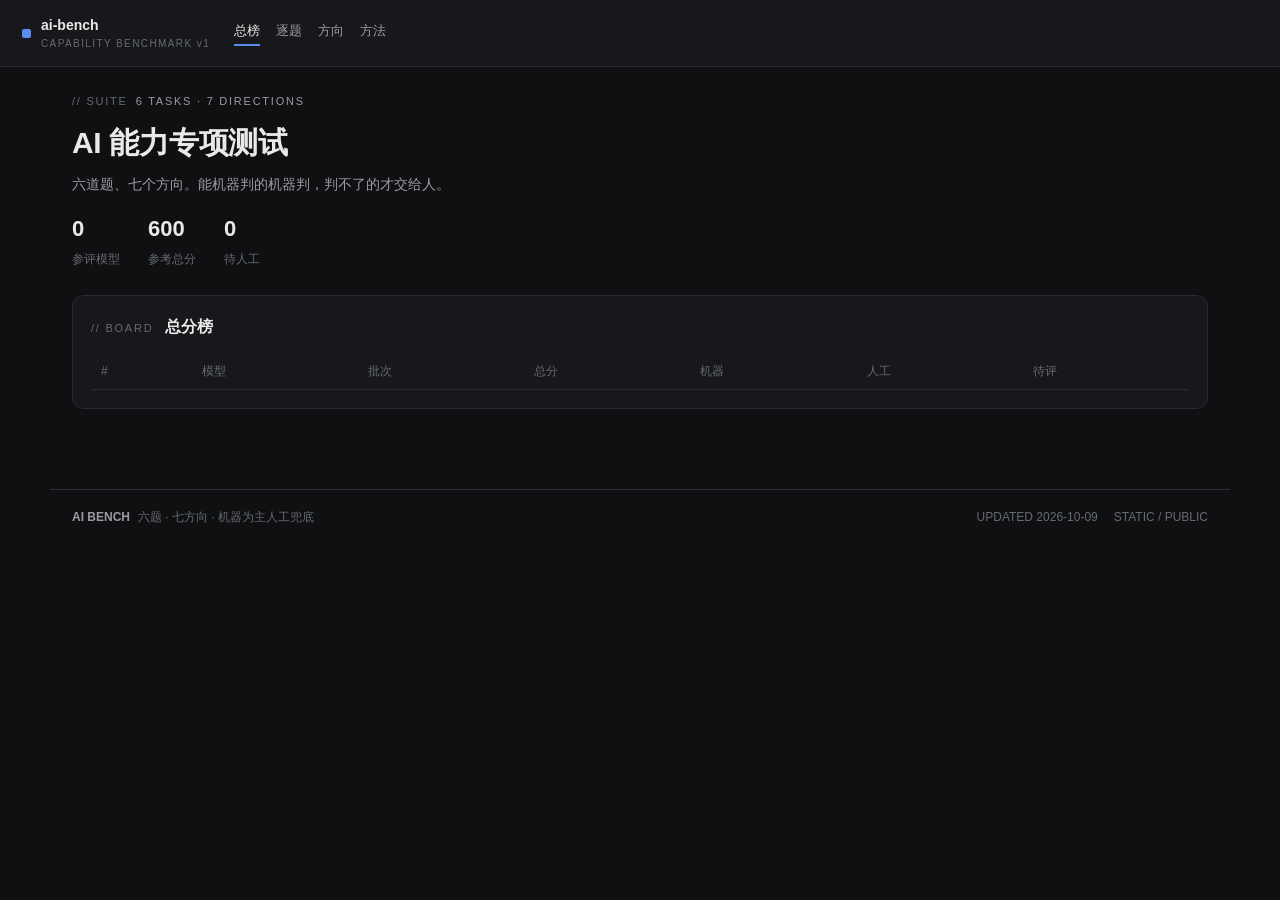
<file: site/index.html>
<!doctype html>
<html lang="zh-CN">
<head>
<meta charset="utf-8">
<meta name="viewport" content="width=device-width, initial-scale=1">
<title>ai-bench · 六题七方向公开榜</title>
<link rel="stylesheet" href="style.css">
</head>
<body>
<header class="nav">
  <div class="brand"><i></i><span>ai-bench<small>CAPABILITY BENCHMARK v1</small></span></div>
  <nav>
    <a href="#" class="on" data-view="total">总榜</a>
    <a href="#" data-view="task">逐题</a>
    <a href="#" data-view="dir">方向</a>
    <a href="#" data-view="method">方法</a>
  </nav>
</header>

<main>
  <section class="hero">
    <div class="meta"><span>// SUITE</span><b>6 TASKS · 7 DIRECTIONS</b></div>
    <h1>AI 能力专项测试</h1>
    <p>六道题、七个方向。能机器判的机器判，判不了的才交给人。</p>
    <div class="stats" id="stats"></div>
  </section>

  <section class="panel">
    <div class="thead"><span>// BOARD</span><h2 id="viewTitle">总榜</h2></div>
    <div class="scroll"><table id="board"></table></div>
  </section>

  <section class="panel method">
    <div class="thead"><span>// METHOD</span><h2>判分方式</h2></div>
    <ul>
      <li><b>机器判为主。</b>隐藏测试、契约哈希、几何断言、OBJ 拓扑重算、诱捕题 —— 能确定判的绝不让人判。</li>
      <li><b>人工只在末端出现。</b>每题设自动分门槛，没过门槛的作品直接出分、不进人工队列。人工占比约 32%。</li>
      <li><b>审美与体验用感官分。</b>人工盲评界面一次展示一组渲染图，遮模型名、随机排序，先打分后揭晓。</li>
      <li><b>建模拆成两个方向。</b>体素（离散空间布局）与曲面（连续形态发生）考察内容不同，不合并。</li>
      <li><b>v1 直接百分制。</b>六题各 100 分，合计 600。不设归一化基准，待样本 N≥10 后在 v2 引入。</li>
      <li><b>效率只披露不计分。</b>轮次 / token / 耗时作为同分时的参考。</li>
    </ul>
  </section>
</main>

<footer>
  <div><strong>AI BENCH</strong><span>六题 · 七方向 · 机器为主人工兜底</span></div>
  <div class="fm"><span id="upd"></span><span>STATIC / PUBLIC</span></div>
</footer>

<script>
let DATA = null, VIEW = "total";
const $ = s => document.querySelector(s);

async function boot(){
  try { DATA = await (await fetch("board.json")).json(); }
  catch(e){ document.querySelector("#board").innerHTML = "<p class='empty'>board.json 未生成 —— 先跑 python runner/run.py site</p>"; return; }
  $("#upd").textContent = "UPDATED " + DATA.updated;
  $("#stats").innerHTML = [
    ["参评模型", DATA.rows.length],
    ["参考总分", DATA.total_ref],
    ["待人工", DATA.rows.filter(r => r.pending_human > 0).length]
  ].map(([k,v]) => `<div><b>${v}</b><span>${k}</span></div>`).join("");
  render();
  document.querySelectorAll("nav a").forEach(a => a.onclick = e => {
    e.preventDefault();
    document.querySelectorAll("nav a").forEach(x => x.classList.remove("on"));
    a.classList.add("on"); VIEW = a.dataset.view; render();
  });
  document.querySelector(".method").style.display = "none";
}

function taskCols(){ return Object.keys(DATA.tasks).sort((a,b) => DATA.tasks[a].order - DATA.tasks[b].order); }
function dirCols(){ return Object.keys(DATA.directions); }

function render(){
  const t = $("#viewTitle");
  document.querySelector(".method").style.display = VIEW === "method" ? "block" : "none";
  document.querySelector(".scroll").style.display = VIEW === "method" ? "none" : "block";
  if (VIEW === "method"){ t.textContent = "方法"; return; }

  const cols = VIEW === "total" ? [] : VIEW === "task" ? taskCols() : dirCols();
  t.textContent = VIEW === "total" ? "总分榜" : VIEW === "task" ? "逐题榜" : "方向榜";

  let head = "<tr><th>#</th><th>模型</th><th>批次</th>";
  if (VIEW === "total") head += "<th>总分</th><th>机器</th><th>人工</th><th>待评</th>";
  else cols.forEach(c => head += `<th>${VIEW === "task" ? DATA.tasks[c].zh : DATA.directions[c].zh}</th>`);
  head += "</tr>";

  let body = DATA.rows.map(r => {
    let line = `<tr><td class="rk">${r.rank}</td><td class="md">${r.model}</td><td class="ts">${r.ts}</td>`;
    if (VIEW === "total"){
      const pct = (r.total / DATA.total_ref * 100).toFixed(1);
      line += `<td class="tot"><b>${r.total.toFixed(1)}</b><i>${pct}%</i></td>`;
      line += `<td>${r.auto_total.toFixed(1)}</td><td>${r.human_total.toFixed(1)}</td>`;
      line += `<td class="${r.pending_human > 0 ? 'pend' : ''}">${r.pending_human > 0 ? r.pending_human.toFixed(0) : "—"}</td>`;
    } else {
      cols.forEach(c => {
        let v = VIEW === "task"
          ? (r.tasks[c] ? r.tasks[c].auto + r.tasks[c].human : 0)
          : (r.directions ? r.directions[c] : 0);
        const mx = VIEW === "task" ? DATA.tasks[c].max_raw : null;
        const w = mx ? Math.min(100, v / mx * 100) : Math.min(100, v / 100 * 100);
        line += `<td class="v"><span class="bar" style="width:${w}%"></span><b>${(v||0).toFixed(1)}</b></td>`;
      });
    }
    return line + "</tr>";
  }).join("");

  $("#board").innerHTML = `<thead>${head}</thead><tbody>${body}</tbody>`;
}
boot();
</script>
</body>
</html>
</file>
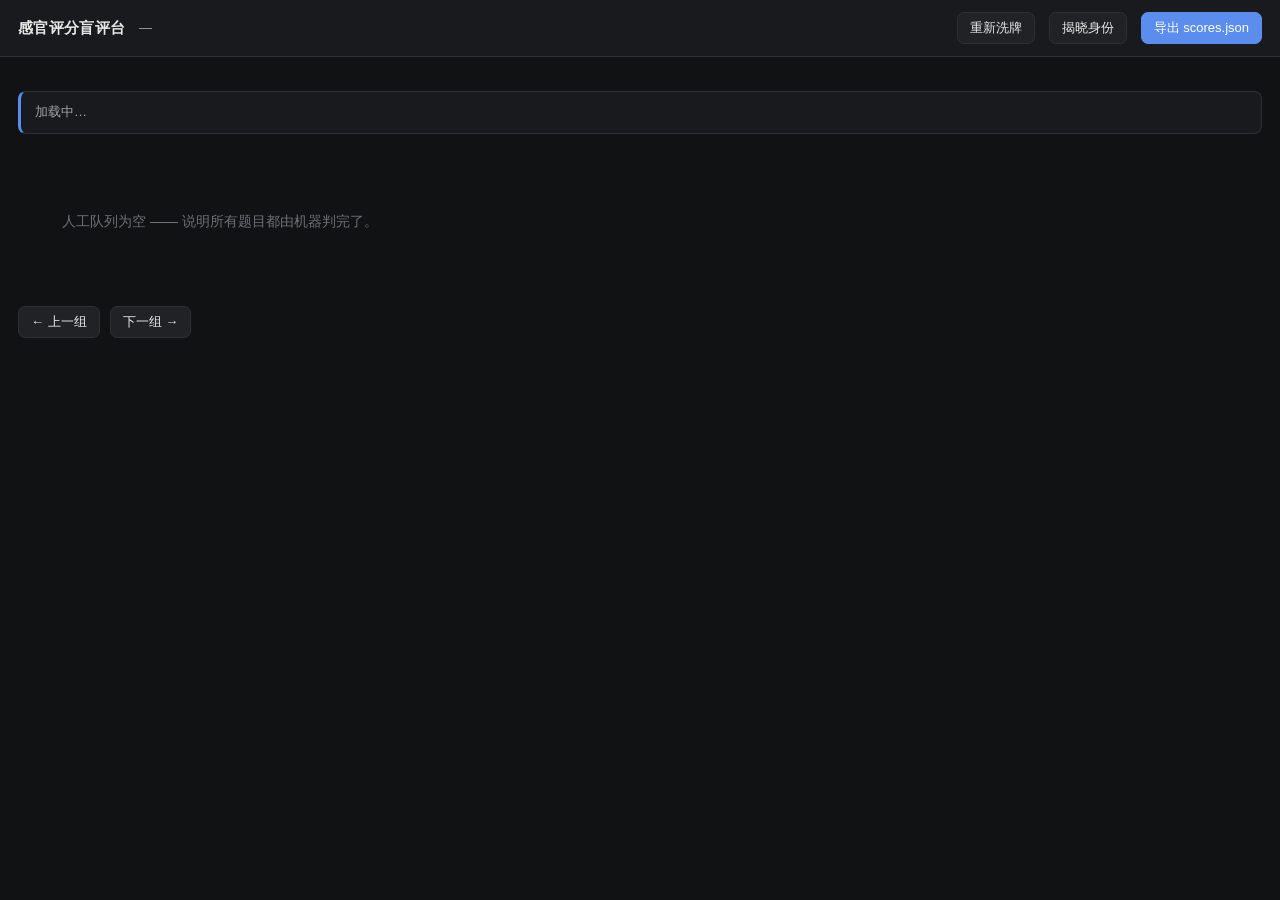
<file: human/review.html>
<!doctype html>
<html lang="zh-CN">
<head>
<meta charset="utf-8">
<meta name="viewport" content="width=device-width, initial-scale=1">
<title>ai-bench · 感官评分盲评台</title>
<style>
:root{
  --bg:#111214; --panel:#191a1d; --panel2:#212226; --line:#2e3035;
  --fg:#e8e8e6; --fg2:#a0a2a8; --fg3:#6e7076;
  --accent:#5B8DEF; --ok:#4CAF7D; --warn:#E0A33E; --bad:#D9534F;
}
*{box-sizing:border-box}
body{margin:0;background:var(--bg);color:var(--fg);
  font:14px/1.6 -apple-system,"Segoe UI","PingFang SC","Microsoft YaHei",sans-serif}
header{position:sticky;top:0;z-index:10;background:var(--panel);
  border-bottom:1px solid var(--line);padding:12px 18px;display:flex;gap:14px;align-items:center;flex-wrap:wrap}
header h1{font-size:15px;font-weight:600;margin:0;letter-spacing:.02em}
.sp{flex:1}
button{background:var(--panel2);color:var(--fg);border:1px solid var(--line);
  border-radius:7px;padding:6px 12px;font-size:13px;cursor:pointer}
button:hover{border-color:#45484f}
button.primary{background:var(--accent);border-color:var(--accent);color:#fff}
button:disabled{opacity:.4;cursor:default}
.progress{font-size:13px;color:var(--fg2);font-variant-numeric:tabular-nums}
main{padding:18px;max-width:1400px;margin:0 auto}
.groupbar{display:flex;gap:8px;flex-wrap:wrap;margin-bottom:16px}
.chip{background:var(--panel);border:1px solid var(--line);border-radius:999px;
  padding:5px 13px;font-size:12.5px;color:var(--fg2);cursor:pointer}
.chip.on{background:var(--accent);border-color:var(--accent);color:#fff}
.chip .n{opacity:.7;margin-left:5px;font-variant-numeric:tabular-nums}
.hint{background:var(--panel);border:1px solid var(--line);border-left:3px solid var(--accent);
  border-radius:8px;padding:10px 14px;margin-bottom:16px;color:var(--fg2);font-size:13px}
.grid{display:grid;grid-template-columns:repeat(auto-fill,minmax(320px,1fr));gap:16px}
.card{background:var(--panel);border:1px solid var(--line);border-radius:10px;overflow:hidden;
  display:flex;flex-direction:column}
.card.done{border-color:#2c5a42}
.shot{width:100%;aspect-ratio:4/3;object-fit:contain;background:#0b0c0d;cursor:zoom-in;display:block}
.thumbs{display:flex;gap:6px;padding:8px;background:#0e0f10;overflow-x:auto}
.thumbs img{height:46px;width:64px;object-fit:cover;border-radius:5px;cursor:pointer;
  border:1px solid transparent;opacity:.6;flex:none}
.thumbs img.on{opacity:1;border-color:var(--accent)}
.textbody{padding:12px;max-height:340px;overflow:auto;white-space:pre-wrap;
  font-size:13px;color:var(--fg2);background:#0e0f10;font-family:ui-monospace,Consolas,monospace}
.card h3{margin:0;padding:10px 12px 0;font-size:13px;font-weight:600}
.card h3 .idx{color:var(--fg3);font-weight:400;margin-right:6px}
.reveal{margin:0 12px;font-size:12px;color:var(--warn);display:none}
.reveal.on{display:block}
.scale{padding:10px 12px;display:flex;gap:5px;flex-wrap:wrap}
.scale button{min-width:32px;padding:6px 0;text-align:center;font-variant-numeric:tabular-nums}
.scale button.on{background:var(--accent);border-color:var(--accent);color:#fff}
.note{margin:0 12px 12px;width:calc(100% - 24px);background:#0e0f10;color:var(--fg);
  border:1px solid var(--line);border-radius:7px;padding:7px 9px;font-size:12.5px;resize:vertical}
.foot{display:flex;gap:10px;align-items:center;padding:14px 0 40px;flex-wrap:wrap}
.empty{color:var(--fg3);padding:60px 0;text-align:center}
.lb{position:fixed;inset:0;background:rgba(0,0,0,.9);display:none;align-items:center;
  justify-content:center;z-index:50;cursor:zoom-out}
.lb.on{display:flex}
.lb img{max-width:94vw;max-height:94vh;object-fit:contain}
</style>
</head>
<body>
<header>
  <h1>感官评分盲评台</h1>
  <span class="progress" id="prog">—</span>
  <span class="sp"></span>
  <button id="btnShuffle">重新洗牌</button>
  <button id="btnReveal">揭晓身份</button>
  <button id="btnExport" class="primary">导出 scores.json</button>
</header>

<main>
  <div class="groupbar" id="groups"></div>
  <div class="hint" id="hint">加载中…</div>
  <div class="grid" id="grid"></div>
  <div class="foot">
    <button id="btnPrev">← 上一组</button>
    <button id="btnNext">下一组 →</button>
    <span class="sp"></span>
    <span class="progress" id="footInfo"></span>
  </div>
</main>

<div class="lb" id="lb"><img alt="放大预览"></div>

<script>
const KEY = "ai-bench-human-scores";
let DATA = null, BOARD = null, scores = {}, order = {};
let groupIdx = 0, revealed = false;

const $ = s => document.querySelector(s);
const store = {
  load(){ try{ return JSON.parse(localStorage.getItem(KEY) || "{}"); }catch(e){ return {}; } },
  save(){ localStorage.setItem(KEY, JSON.stringify(scores)); }
};

function shuffled(a, seedKey){
  // 稳定洗牌：同一组每次刷新顺序一致，点「重新洗牌」才变
  const arr = a.slice();
  let h = 2166136261;
  for (const ch of (seedKey + (order[seedKey] || 0))) { h ^= ch.charCodeAt(0); h = Math.imul(h, 16777619); }
  let s = h >>> 0;
  for (let i = arr.length - 1; i > 0; i--){
    s = (Math.imul(s, 1664525) + 1013904223) >>> 0;
    const j = s % (i + 1);
    [arr[i], arr[j]] = [arr[j], arr[i]];
  }
  return arr;
}

async function boot(){
  scores = store.load();
  try { DATA = await (await fetch("queue.json")).json(); } catch(e){
    $("#hint").textContent = "无法加载 queue.json —— 请先运行 python runner/run.py human-queue，并通过 HTTP 打开本页（不要 file://）。";
    return;
  }
  try { BOARD = await (await fetch("../site/board.json")).json(); } catch(e){}
  buildGroups();
  render();
}

function groupsOf(){
  const m = new Map();
  for (const it of DATA.items){
    const k = it.task + "/" + it.checkpoint;
    if (!m.has(k)) m.set(k, { key:k, task:it.task, cp:it.checkpoint, subject:it.subject, max:it.max, items:[] });
    m.get(k).items.push(it);
  }
  return [...m.values()];
}

function buildGroups(){
  const gs = groupsOf();
  const bar = $("#groups"); bar.innerHTML = "";
  gs.forEach((g, i) => {
    const b = document.createElement("div");
    b.className = "chip" + (i === groupIdx ? " on" : "");
    const done = g.items.filter(x => scores[x.key] != null).length;
    b.innerHTML = `${g.task} · ${g.cp} ${g.subject || ""}<span class="n">${done}/${g.items.length}</span>`;
    b.onclick = () => { groupIdx = i; buildGroups(); render(); };
    bar.appendChild(b);
  });
}

function autoFor(model, ts, task){
  if (!BOARD) return null;
  const row = BOARD.rows.find(r => r.model === model && r.ts === ts);
  if (!row) return null;
  const t = row.tasks && row.tasks[task];
  return t ? t.auto : null;
}

function render(){
  const gs = groupsOf();
  if (!gs.length){ $("#grid").innerHTML = '<div class="empty">人工队列为空 —— 说明所有题目都由机器判完了。</div>'; return; }
  const g = gs[groupIdx];
  const items = shuffled(g.items, g.key);
  const scale = DATA.scale || { min:1, max:10 };

  $("#hint").innerHTML = `<b>${g.task} · ${g.cp} ${g.subject || ""}</b> ——
    每组 ${items.length} 件作品，逐件给 <b>${scale.min}–${scale.max}</b> 分感官分。
    评分先打，身份最后揭晓，避免被机器分锚定。满分 ${g.max} 分，映射为 <code>感官分 / ${scale.max} × ${g.max}</code>。`;

  const grid = $("#grid"); grid.innerHTML = "";
  items.forEach((it, i) => {
    const card = document.createElement("div");
    card.className = "card" + (scores[it.key] != null ? " done" : "");
    const head = document.createElement("h3");
    head.innerHTML = `<span class="idx">${String.fromCharCode(65 + i)}</span>${revealed ? it.model + " · " + it.ts : "匿名作品"} `;
    card.appendChild(head);

    if (it.input === "images" && (it.assets || []).length){
      const img = document.createElement("img");
      img.className = "shot"; img.src = it.assets[0]; img.alt = "渲染图";
      img.onclick = () => { const lb = $("#lb"); lb.querySelector("img").src = img.src; lb.classList.add("on"); };
      card.appendChild(img);
      if (it.assets.length > 1){
        const th = document.createElement("div"); th.className = "thumbs";
        it.assets.forEach((a, j) => {
          const t = document.createElement("img"); t.src = a; t.className = j === 0 ? "on" : "";
          t.onclick = () => { img.src = a; th.querySelectorAll("img").forEach(x => x.classList.remove("on")); t.classList.add("on"); };
          th.appendChild(t);
        });
        card.appendChild(th);
      }
    } else {
      const p = document.createElement("div");
      p.className = "textbody"; p.textContent = it.text || "(无内容)";
      card.appendChild(p);
    }

    const rv = document.createElement("div");
    rv.className = "reveal" + (revealed ? " on" : "");
    const a = autoFor(it.model, it.ts, it.task);
    rv.textContent = `身份：${it.model} · ${it.ts}；该题机器分：${a == null ? "—" : a}`;
    card.appendChild(rv);

    const sc = document.createElement("div"); sc.className = "scale";
    for (let v = scale.min; v <= scale.max; v++){
      const b = document.createElement("button");
      b.textContent = v;
      if (scores[it.key] === v) b.classList.add("on");
      b.onclick = () => {
        scores[it.key] = v; store.save();
        sc.querySelectorAll("button").forEach(x => x.classList.remove("on"));
        b.classList.add("on"); card.classList.add("done"); updateProgress(); buildGroups();
      };
      sc.appendChild(b);
    }
    card.appendChild(sc);

    const ta = document.createElement("textarea");
    ta.className = "note"; ta.rows = 2; ta.placeholder = "一句短评（可选）";
    ta.textContent = (scores[it.key + "::note"] || "");
    ta.oninput = () => { scores[it.key + "::note"] = ta.value; store.save(); };
    card.appendChild(ta);

    grid.appendChild(card);
  });
  updateProgress();
}

function updateProgress(){
  const gs = groupsOf();
  const total = gs.reduce((s, g) => s + g.items.length, 0);
  const done = gs.reduce((s, g) => s + g.items.filter(x => scores[x.key] != null).length, 0);
  $("#prog").textContent = `已评 ${done} / ${total}`;
  $("#footInfo").textContent = `第 ${groupIdx + 1} / ${gs.length} 组`;
  $("#btnPrev").disabled = groupIdx === 0;
  $("#btnNext").disabled = groupIdx >= gs.length - 1;
}

$("#btnPrev").onclick = () => { if (groupIdx > 0){ groupIdx--; buildGroups(); render(); } };
$("#btnNext").onclick = () => { if (groupIdx < groupsOf().length - 1){ groupIdx++; buildGroups(); render(); } };
$("#btnReveal").onclick = e => { revealed = !revealed; e.target.textContent = revealed ? "隐藏身份" : "揭晓身份"; render(); };
$("#btnShuffle").onclick = () => {
  const g = groupsOf()[groupIdx]; if (!g) return;
  order[g.key] = (order[g.key] || 0) + 1; render();
};
$("#btnExport").onclick = () => {
  const out = {};
  for (const k of Object.keys(scores)) if (!k.endsWith("::note")) out[k] = scores[k];
  const blob = new Blob([JSON.stringify(out, null, 2)], { type: "application/json" });
  const a = document.createElement("a");
  a.href = URL.createObjectURL(blob); a.download = "scores.json"; a.click();
  $("#footInfo").textContent = `已导出 ${Object.keys(out).length} 条 —— 把它保存到 human/scores.json 后重跑 runner/run.py site`;
};
$("#lb").onclick = () => $("#lb").classList.remove("on");
document.addEventListener("keydown", e => {
  if (e.target.tagName === "TEXTAREA") return;
  if (e.key === "ArrowRight") $("#btnNext").click();
  if (e.key === "ArrowLeft") $("#btnPrev").click();
});
boot();
</script>
</body>
</html>
</file>
<file: site/style.css>
:root{
  --bg:#0f1011; --panel:#17181b; --line:#2a2c31; --fg:#e9e9e7;
  --fg2:#9a9ca2; --fg3:#676a70; --accent:#5B8DEF; --warn:#E0A33E;
}
*{box-sizing:border-box}
body{margin:0;background:var(--bg);color:var(--fg);
  font:14px/1.6 -apple-system,"Segoe UI","PingFang SC","Microsoft YaHei",sans-serif}
a{color:inherit;text-decoration:none}
.nav{display:flex;align-items:center;gap:24px;padding:14px 22px;
  border-bottom:1px solid var(--line);background:var(--panel);position:sticky;top:0;z-index:5;flex-wrap:wrap}
.brand{display:flex;align-items:center;gap:10px;font-weight:600}
.brand i{width:9px;height:9px;background:var(--accent);border-radius:2px;display:block}
.brand small{display:block;font-size:10px;color:var(--fg3);letter-spacing:.14em;font-weight:400}
.nav nav{display:flex;gap:16px;font-size:13px;color:var(--fg2)}
.nav nav a.on{color:var(--fg);border-bottom:2px solid var(--accent);padding-bottom:2px}
main{max-width:1180px;margin:0 auto;padding:26px 22px 60px}
.hero{margin-bottom:26px}
.hero .meta{font-size:11px;letter-spacing:.16em;color:var(--fg3);margin-bottom:8px}
.hero .meta b{color:var(--fg2);font-weight:500;margin-left:8px}
.hero h1{font-size:30px;font-weight:600;margin:0 0 6px;letter-spacing:-.01em}
.hero p{color:var(--fg2);margin:0 0 16px}
.stats{display:flex;gap:28px}
.stats div b{display:block;font-size:22px;font-weight:600}
.stats div span{font-size:12px;color:var(--fg3)}
.panel{background:var(--panel);border:1px solid var(--line);border-radius:12px;padding:18px;margin-bottom:20px}
.thead{display:flex;align-items:baseline;gap:12px;margin-bottom:14px}
.thead span{font-size:11px;letter-spacing:.16em;color:var(--fg3)}
.thead h2{margin:0;font-size:16px;font-weight:600}
.scroll{overflow-x:auto}
table{width:100%;border-collapse:collapse;font-variant-numeric:tabular-nums}
th{text-align:left;font-size:12px;color:var(--fg3);font-weight:500;padding:8px 10px;border-bottom:1px solid var(--line);white-space:nowrap}
td{padding:9px 10px;border-bottom:1px solid #202226;font-size:13px}
td.rk{color:var(--fg3);width:36px}
td.md{font-weight:500}
td.ts{color:var(--fg3);font-size:12px}
td.tot b{font-size:15px}
td.tot i{color:var(--fg3);font-size:11px;font-style:normal;margin-left:6px}
td.pend{color:var(--warn)}
td.v{position:relative;min-width:82px}
td.v .bar{position:absolute;left:8px;top:50%;transform:translateY(-50%);height:16px;
  background:rgba(91,141,239,.18);border-radius:3px;max-width:calc(100% - 16px)}
td.v b{position:relative}
.method ul{margin:0;padding-left:18px;color:var(--fg2)}
.method li{margin-bottom:8px}
.method b{color:var(--fg);font-weight:500}
.empty{color:var(--fg3);padding:30px 0;text-align:center}
footer{border-top:1px solid var(--line);padding:18px 22px;display:flex;gap:20px;
  align-items:center;color:var(--fg3);font-size:12px;max-width:1180px;margin:0 auto;flex-wrap:wrap}
footer strong{color:var(--fg2);font-weight:600;margin-right:8px}
.fm{display:flex;gap:16px;margin-left:auto}
</file>
